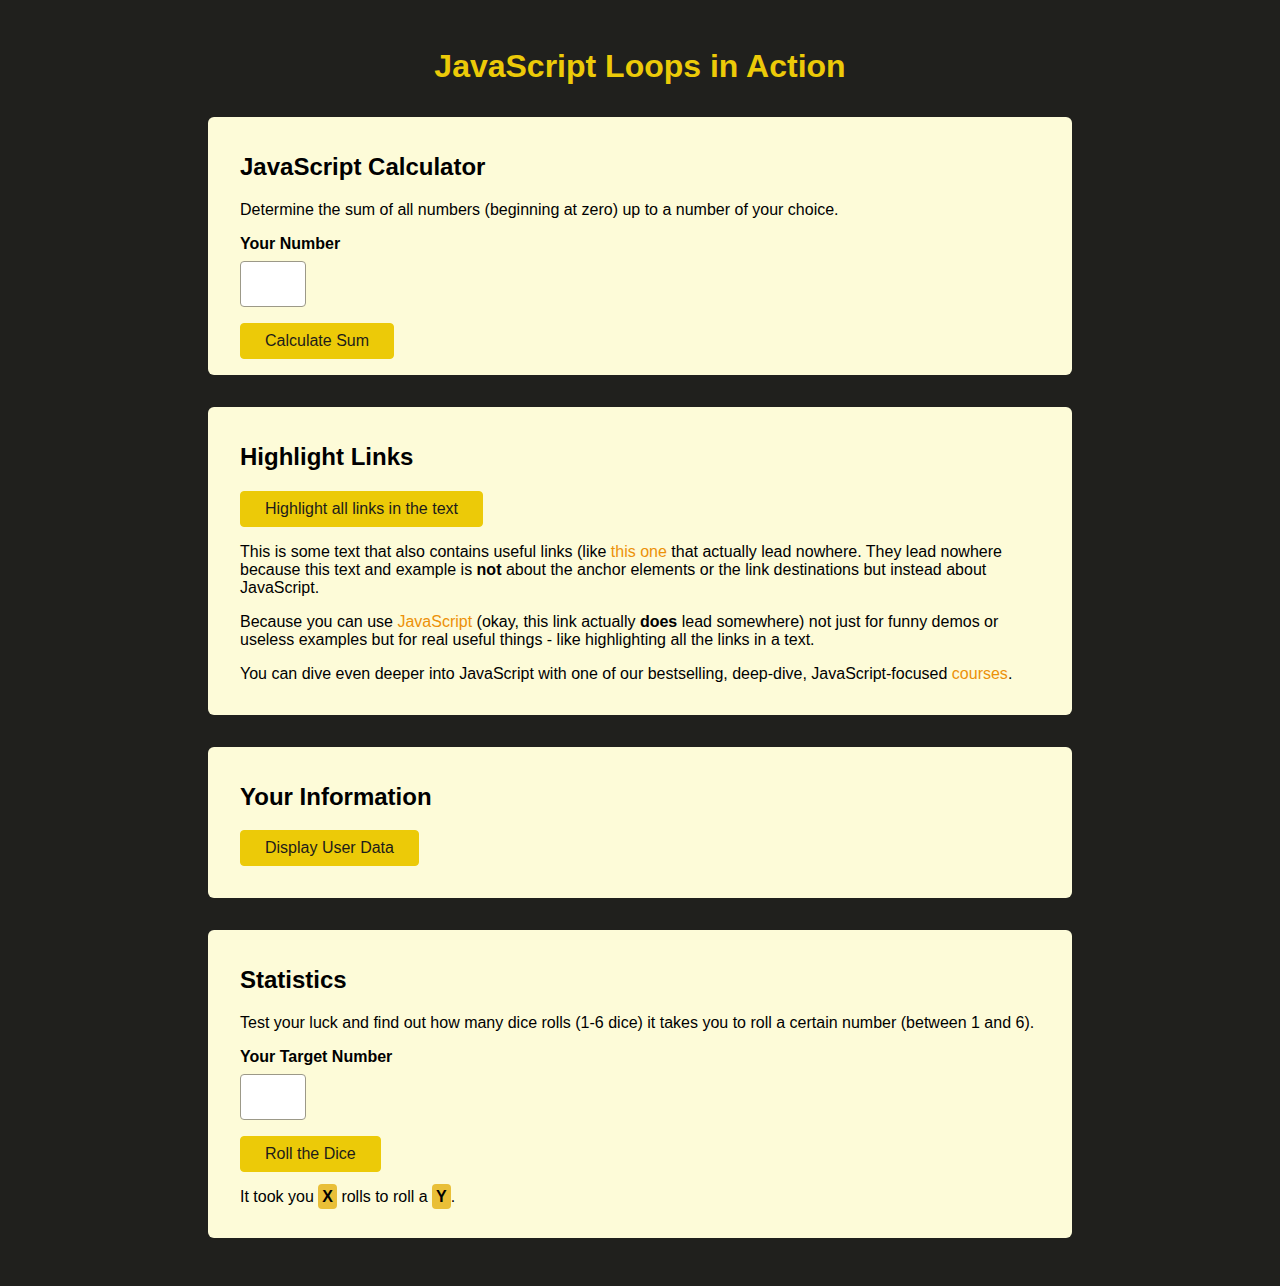
<file: 09-practice-time-starting-setup/loops-in-action/index.html>
<!DOCTYPE html>
<html lang="en">

<head>
  <meta charset="UTF-8">
  <meta http-equiv="X-UA-Compatible" content="IE=edge">
  <meta name="viewport" content="width=device-width, initial-scale=1.0">
  <title>JavaScript Loops</title>
  <link rel="stylesheet" href="styles.css">
  <script src="DICE.js" defer></script>
</head>

<body>
  <h1>JavaScript Loops in Action</h1>
  <section id="calculator">
    <h2>JavaScript Calculator</h2>
    <p>Determine the sum of all numbers (beginning at zero) up to a number of your choice.</p>
    <div class="control">
      <label for="user-number">Your Number</label>
      <input type="number" id="user-number">
    </div>
    <button>Calculate Sum</button>
    <p id="calculated-sum" class="output"></p>
  </section>

  <section id="highlight-links">
    <h2>Highlight Links</h2>
    <button>Highlight all links in the text</button>
    <p>This is some text that also contains useful links (like <a class="a" href="">this one</a> that actually lead nowhere. They
      lead nowhere because this text and example is <strong>not</strong> about the anchor elements or the link
      destinations but instead about JavaScript.</p>
    <p>Because you can use <a class="a" href="https://developer.mozilla.org/en-US/docs/Web/JavaScript">JavaScript</a> (okay, this
      link actually <strong>does</strong> lead somewhere) not
      just for funny demos or useless examples but for real useful things - like highlighting all the links in a text.
    </p>
    <p>You can dive even deeper into JavaScript with one of our bestselling, deep-dive, JavaScript-focused <a class="a"
        href="https://academind.com/courses/">courses</a>.</p>
  </section>

  <section id="user-data">
    <h2>Your Information</h2>
    <button>Display User Data</button>
    <ul id="output-user-data"></ul>
  </section>












  <section id="statistics">
    <h2>Statistics</h2>
    <p>Test your luck and find out how many dice rolls (1-6 dice) it takes you to roll a certain number (between 1 and
      6).</p>
    <div class="control">
      <label for="user-target-number">Your Target Number</label>
      <input type="number" min="1" max="6" id="user-target-number">
    </div>
    <button>Roll the Dice</button>
    <ul id="dice-rolls"></ul>
    <p>It took you <span id="output-total-rolls" class="output">X</span> rolls to roll a <span id="output-target-number" class="output">Y</span>.</p>
  </section>
</body>

</html>
</file>
<file: 09-practice-time-starting-setup/loops-in-action/styles.css>
body {
  margin: 3rem;
  font-family: sans-serif;
  background-color: rgb(32, 32, 29);
}

h1 {
  text-align: center;
  color: rgb(236, 202, 8);
}

section {
  margin: 2rem auto;
  width: 95%;
  max-width: 50rem;
  padding: 1rem 2rem;
  border-radius: 6px;
  background-color: rgb(253, 251, 216);
}

button {
  font: inherit;
  cursor: pointer;
  background-color: rgb(236, 202, 8);
  border: 1px solid rgb(236, 202, 8);
  color: rgb(29, 28, 26);
  padding: 0.5rem 1.5rem;
  border-radius: 4px;
}

button:hover {
  background-color: rgb(236, 183, 8);
  border-color: rgb(236, 183, 8);
}

.control {
  margin: 1rem 0;
}

label, 
input {
  display: block;
}

label {
  font-weight: bold;
  margin-bottom: 0.5rem;
}

input {
  font: inherit;
  font-size: 1.5rem;
  border-radius: 4px;
  border: 1px solid rgb(156, 153, 136);
  width: 3rem;
  max-width: 100%;
  padding: 0.5rem;
  color: rgb(66, 63, 44);
}

input:focus {
  background-color: rgb(248, 239, 187);
}

a {
  text-decoration: none;
  color: rgb(236, 145, 8);
}

.output {
  font-weight: bold;
  background-color: rgb(233, 191, 55);
  padding: 0.25rem;
  border-radius: 4px;
}

.highlight {
  background-color: rgb(63, 4, 141);
  padding: 0.25rem;
}

#calculated-sum {
  padding: 1rem;
  text-align: center;
  font-size: 3rem;
  display: none;
}
</file>
